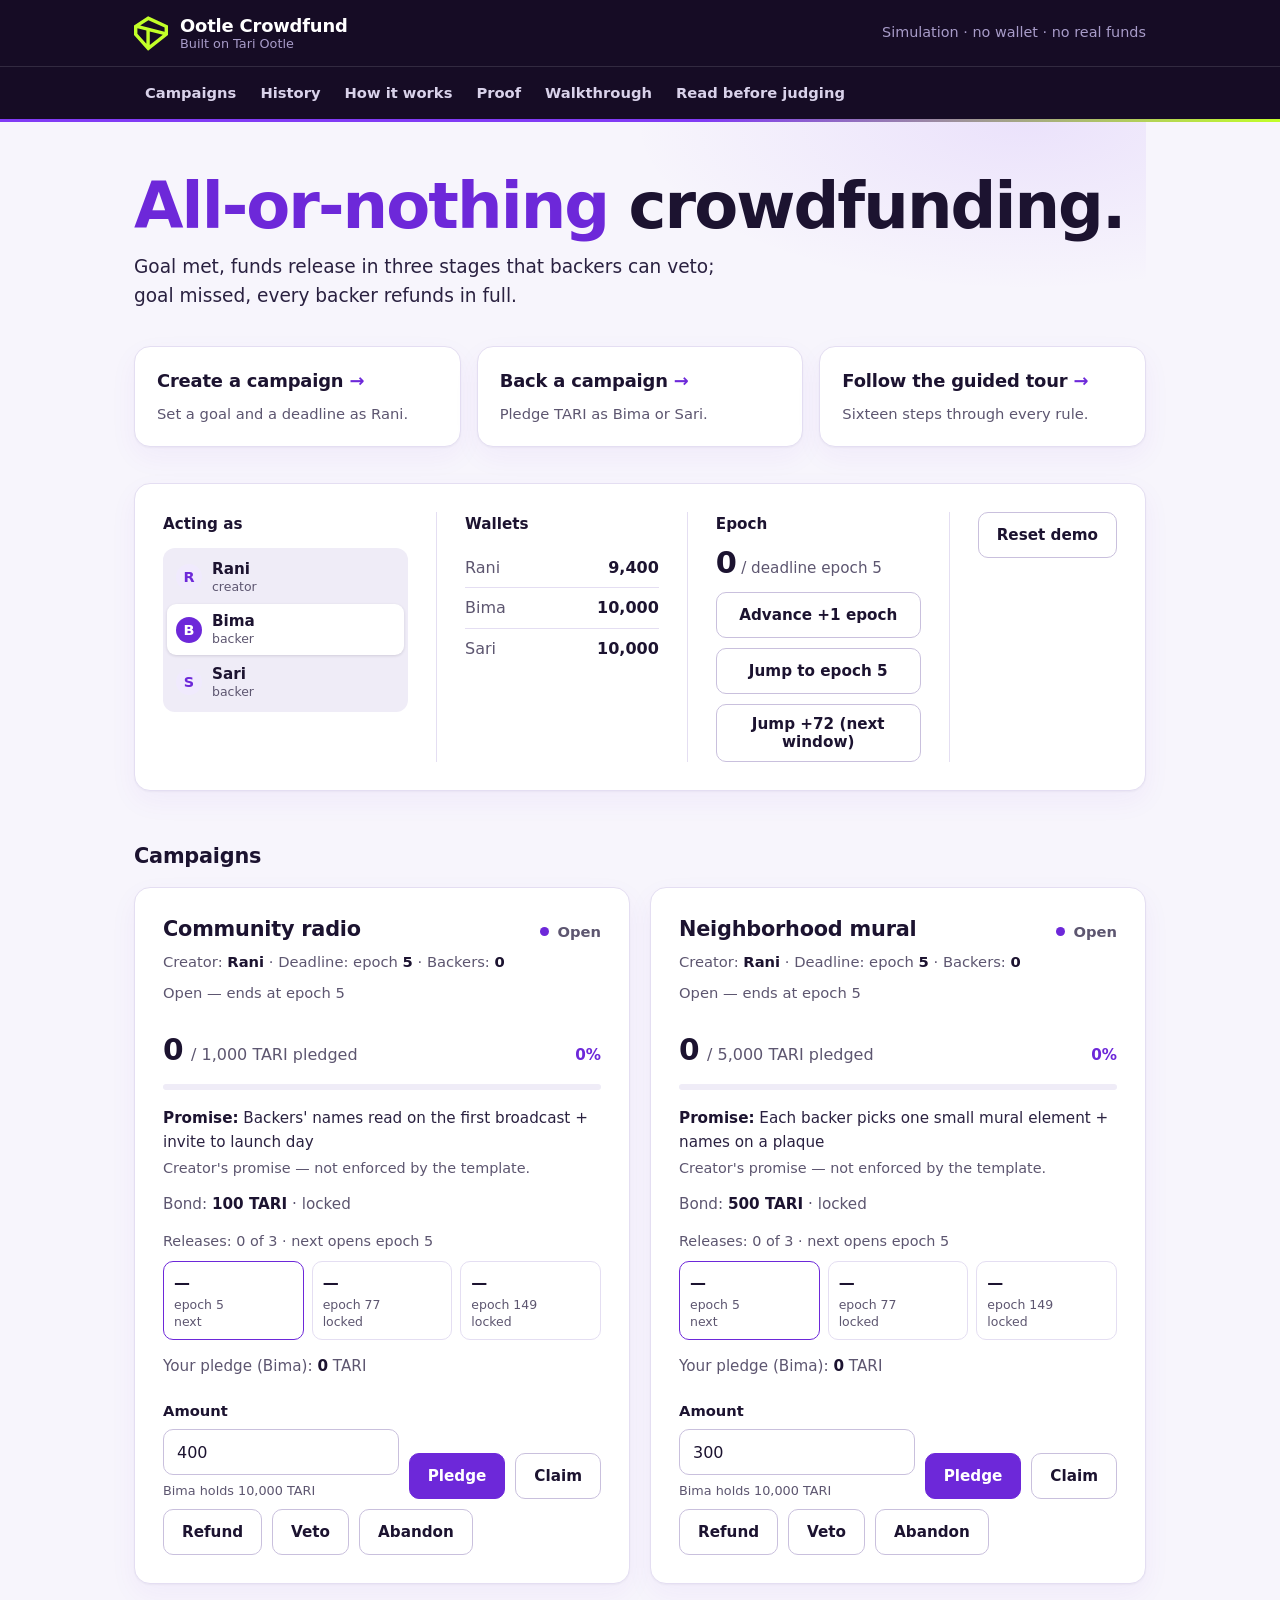
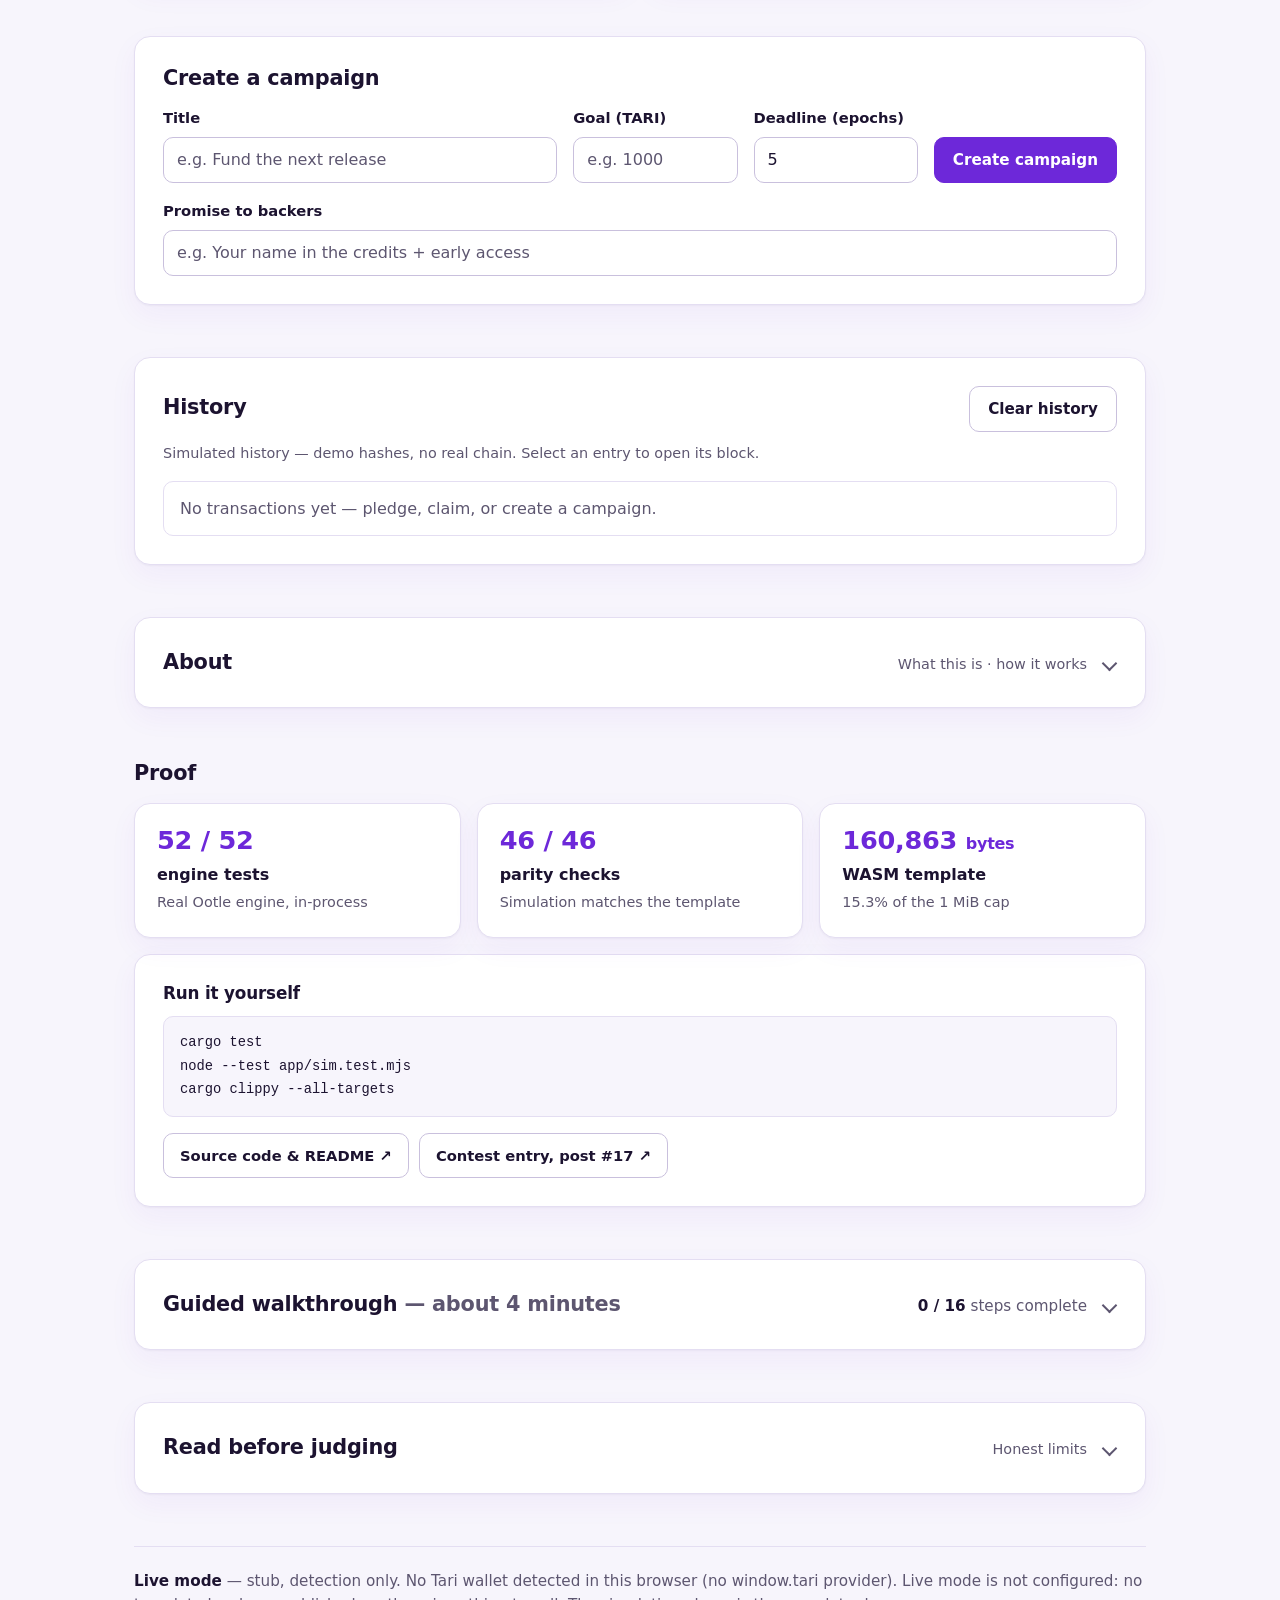
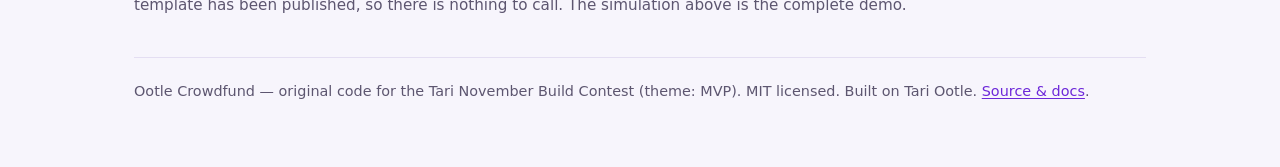
<file: index.html>
<!DOCTYPE html>
<html lang="en">
<head>
<meta charset="utf-8">
<meta name="viewport" content="width=device-width, initial-scale=1">
<title>Ootle Crowdfund — all-or-nothing crowdfunding (simulation demo)</title>
<meta name="description" content="All-or-nothing crowdfunding on Tari Ootle: goal met, funds release in three stages that backers can veto; goal missed, every backer refunds in full. Walletless browser simulation of the real Rust template.">
<meta name="theme-color" content="#160c25">
<meta property="og:type" content="website">
<meta property="og:title" content="Ootle Crowdfund — all-or-nothing crowdfunding on Tari Ootle">
<meta property="og:description" content="Goal met, funds release in three stages that backers can veto. Goal missed, every backer refunds in full. Walletless browser simulation of the real Rust template.">
<meta property="og:url" content="https://yogii123-qw.github.io/ootle-crowdfund/">
<meta name="twitter:card" content="summary">
<link rel="canonical" href="https://yogii123-qw.github.io/ootle-crowdfund/">
<noscript><style>#splash{display:none!important}</style></noscript>
<link rel="icon" href="data:image/svg+xml,%3Csvg xmlns='http://www.w3.org/2000/svg' viewBox='0 0 38 38'%3E%3Crect width='38' height='38' rx='9' fill='%23160c25'/%3E%3Cg transform='translate(5.7,5.3) scale(0.72)'%3E%3Cpath d='M0 10.2215V20.6884L15.321 37.7961L37.0481 20.7502V10.2124L15.3902 0.203934L0 10.2215ZM13.4816 30.1765L3.71336 19.2693V13.3381L13.4816 15.8506V30.1765ZM17.195 31.6065V16.804L31.4044 20.4591L17.195 31.6065ZM33.3366 12.5848V17.1224L6.72081 10.2779L15.6958 4.43582L33.3348 12.5867L33.3366 12.5848Z' fill='%23c2ff28'/%3E%3C/g%3E%3C/svg%3E">
<link rel="stylesheet" href="style.css">
</head>
<body>
<a class="skip-link" href="#workspace">Skip to the app</a>
<!-- Official Tari gem mark, defined once and reused via <use>. Path data
     is verbatim from tari.com's production wordmark SVG; the canonical
     vendored copy with full source notes is app/tari-mark.svg. -->
<svg aria-hidden="true" style="position:absolute;width:0;height:0;overflow:hidden">
  <symbol id="tari-gem" viewBox="0 0 37.05 38">
    <path d="M0 10.2215V20.6884L15.321 37.7961L37.0481 20.7502V10.2124L15.3902 0.203934L0 10.2215ZM13.4816 30.1765L3.71336 19.2693V13.3381L13.4816 15.8506V30.1765ZM17.195 31.6065V16.804L31.4044 20.4591L17.195 31.6065ZM33.3366 12.5848V17.1224L6.72081 10.2779L15.6958 4.43582L33.3348 12.5867L33.3366 12.5848Z"/>
  </symbol>
</svg>
<div class="splash" id="splash" aria-hidden="true">
  <div class="splash-inner">
    <svg class="splash-mark" width="84" height="86" aria-hidden="true"><use href="#tari-gem"/></svg>
    <p class="splash-word">Ootle Crowdfund</p>
    <span class="splash-rule" aria-hidden="true"></span>
    <p class="splash-sub">Built on Tari Ootle</p>
  </div>
</div>
<header class="topbar">
  <div class="wrap topbar-inner">
    <p class="brand">
      <span class="brand-mark" aria-hidden="true">
        <svg width="34" height="35" role="img" aria-label="Tari"><use href="#tari-gem"/></svg>
      </span>
      <span class="brand-text">Ootle Crowdfund<small>Built on Tari Ootle</small></span>
    </p>
    <button type="button" class="menu-btn" id="menu-btn" aria-expanded="false" aria-controls="mobilenav" aria-label="Menu">
      <span aria-hidden="true"></span><span aria-hidden="true"></span><span aria-hidden="true"></span>
    </button>
    <p class="topbar-note">Simulation · no wallet · no real funds</p>
  </div>
  <nav class="mainnav" aria-label="Sections">
    <div class="wrap mainnav-inner">
      <a href="#workspace" data-nav>Campaigns</a>
      <a href="#history-section" data-nav>History</a>
      <a href="#about" data-nav>How it works</a>
      <a href="#proof" data-nav>Proof</a>
      <a href="#walkthrough" data-nav>Walkthrough</a>
      <a href="#limits" data-nav>Read before judging</a>
    </div>
  </nav>
  <nav class="mobilenav" id="mobilenav" aria-label="Sections">
    <a href="#workspace" data-nav>Campaigns</a>
    <a href="#history-section" data-nav>History</a>
    <a href="#about" data-nav>How it works</a>
    <a href="#proof" data-nav>Proof</a>
    <a href="#walkthrough" data-nav>Walkthrough</a>
    <a href="#limits" data-nav>Read before judging</a>
  </nav>
  <div class="motif" aria-hidden="true"></div>
</header>

<main class="wrap">
  <noscript><p class="noscript">This demo needs JavaScript: the simulation, wallets, and walkthrough all run in your browser. Nothing is sent anywhere.</p></noscript>
  <section class="intro">
    <h1><span class="accent-word">All-or-nothing</span> crowdfunding.</h1>
    <p class="lede">Goal met, funds release in three stages that backers can veto; goal missed, every backer refunds in full.</p>
  </section>

  <nav class="entry-cards" aria-label="Choose your path">
    <button type="button" class="entry-card" data-path="create">
      <span class="entry-title">Create a campaign <span class="entry-arrow" aria-hidden="true">→</span></span>
      <span class="entry-sub">Set a goal and a deadline as Rani.</span>
    </button>
    <button type="button" class="entry-card" data-path="back">
      <span class="entry-title">Back a campaign <span class="entry-arrow" aria-hidden="true">→</span></span>
      <span class="entry-sub">Pledge TARI as Bima or Sari.</span>
    </button>
    <button type="button" class="entry-card" data-path="tour">
      <span class="entry-title">Follow the guided tour <span class="entry-arrow" aria-hidden="true">→</span></span>
      <span class="entry-sub">Sixteen steps through every rule.</span>
    </button>
  </nav>

  <section class="card workspace" id="workspace" tabindex="-1" aria-label="Demo controls">
    <div class="ws-group">
      <p class="ws-label">Acting as</p>
      <div class="row persona-row" role="group" aria-label="Active persona">
        <button type="button" class="persona-btn" data-persona="rani"><span class="avatar" aria-hidden="true">R</span><span class="persona-label">Rani<small>creator</small></span></button>
        <button type="button" class="persona-btn" data-persona="bima"><span class="avatar" aria-hidden="true">B</span><span class="persona-label">Bima<small>backer</small></span></button>
        <button type="button" class="persona-btn" data-persona="sari"><span class="avatar" aria-hidden="true">S</span><span class="persona-label">Sari<small>backer</small></span></button>
      </div>
    </div>
    <div class="ws-group">
      <p class="ws-label">Wallets</p>
      <ul class="wallets">
        <li><span class="wallet-name">Rani</span><strong id="balance-rani">9,400</strong></li>
        <li><span class="wallet-name">Bima</span><strong id="balance-bima">10,000</strong></li>
        <li><span class="wallet-name">Sari</span><strong id="balance-sari">10,000</strong></li>
      </ul>
    </div>
    <div class="ws-group">
      <p class="ws-label">Epoch</p>
      <p class="epoch-line"><strong id="epoch-display">0</strong><span class="muted"> / deadline epoch 5</span></p>
      <div class="row epoch-actions">
        <button id="epoch-plus-1" type="button">Advance +1 epoch</button>
        <button id="epoch-to-deadline" type="button">Jump to epoch 5</button>
        <button id="epoch-plus-72" type="button">Jump +72 (next window)</button>
      </div>
    </div>
    <div class="ws-group ws-reset">
      <button id="reset-demo" type="button">Reset demo</button>
    </div>
  </section>

  <section class="campaigns-section" id="campaigns-section">
    <div class="section-head">
      <h2>Campaigns</h2>
    </div>
    <div id="campaigns" class="campaign-grid"></div>
  </section>

  <section class="card create" id="create">
    <h2>Create a campaign</h2>
    <form id="create-form">
      <label class="field-title">Title
        <input id="new-title" type="text" maxlength="120" required placeholder="e.g. Fund the next release">
      </label>
      <label>Goal (TARI)
        <input id="new-goal" type="text" inputmode="numeric" required placeholder="e.g. 1000">
      </label>
      <label>Deadline (epochs)
        <input id="new-deadline" type="number" min="1" max="1000" value="5" required>
      </label>
      <label class="field-promise">Promise to backers
        <input id="new-promise" type="text" maxlength="280" required placeholder="e.g. Your name in the credits + early access">
      </label>
      <button type="submit" class="btn-primary">Create campaign</button>
      <p id="bond-hint" class="bond-hint" hidden></p>
      <p id="goal-hint" class="goal-hint" hidden></p>
    </form>
    <p id="create-error" class="error" role="alert" hidden></p>
  </section>

  <section class="card history-card" id="history-section">
    <div class="section-head">
      <h2>History</h2>
      <button id="clear-history" type="button">Clear history</button>
    </div>
    <p class="muted small history-note">Simulated history — demo hashes, no real chain. Select an entry to open its block.</p>
    <ol id="history" class="history" aria-live="polite"></ol>
  </section>

  <details class="card disclosure" id="about">
    <summary>
      <span class="summary-title">About</span>
      <span class="muted small">What this is · how it works</span>
    </summary>
    <h3>What this page is</h3>
    <p>This page runs a faithful in-browser simulation of the
    <code>CrowdfundCampaign</code> Rust template — same rules, same rejection messages.
    Nothing here touches a network or a wallet.</p>

    <h3>How it works</h3>
    <ul class="detail-list how-grid">
      <li><strong>One campaign = one component.</strong> <code>new(title, promise, goal, deadline_epoch, bond)</code> opens it; the caller becomes the creator and locks a bond of <code>max(goal / 10, 100)</code> in its own vault.</li>
      <li><strong>Promise on the record.</strong> The creator's promise — what backers get — is stored on-chain and shown on the card, labeled as the creator's promise. The template does not enforce it; the bond and the veto are the enforcement.</li>
      <li><strong>Escrow vault.</strong> <code>pledge(bucket)</code> deposits TARI into the campaign vault and records the backer in a ledger. Pledges accumulate; overfunding is allowed.</li>
      <li><strong>Epoch deadline.</strong> Pledges are accepted while <code>current_epoch &lt; deadline_epoch</code>. At <code>current_epoch &gt;= deadline_epoch</code> the campaign settles — the boundary is tested both ways. Funding stays all-or-nothing: goal missed → every backer refunds in full, once.</li>
      <li><strong>Staged release.</strong> Goal met → <code>claim()</code> pays one tranche per call: three equal thirds of the total pledged, at gates <code>deadline + 0, 72, 144</code> epochs. No single release dominates.</li>
      <li><strong>Backer veto.</strong> From the deadline until each release, any backer may <code>veto()</code>. Votes are pledge-weighted; strictly more than half freezes the rest, and refunds pay pro-rata shares of what remains plus shares of the forfeited bond. The tally resets on each release.</li>
      <li><strong>Abandonment.</strong> If the creator claims nothing for 72 epochs past a gate, anyone may call <code>abandon()</code> — same refund path as a veto, bond included.</li>
      <li><strong>Events.</strong> <code>CampaignCreated</code>, <code>Pledged</code>, <code>Funded</code> (once, when the goal is first reached), <code>TrancheReleased</code>, <code>CampaignCompleted</code>, <code>VetoCast</code>, <code>VetoSucceeded</code>, <code>Abandoned</code>, <code>BondForfeited</code>, <code>BondReturned</code>, <code>Refunded</code> — indexable by explorers.</li>
      <li><strong>Access rules.</strong> Methods are callable by anyone; authorization is enforced in code by comparing the transaction signer to the recorded creator/pledge keys. The template creates no resource, so there are no owner-bypassable resource rules.</li>
    </ul>

    <h3>Live mode</h3>
    <p>What live mode would need: a published template address on Esmeralda/mainnet, the
    <code>window.tari</code> provider (Sapient extension or Tari Universe web wallet), and indexer reads for
    campaign discovery. None of that is configured here, so this demo stays in simulation. The stub code
    in <code>live.js</code> only detects a wallet and reports status — it never prompts, never signs, and
    never submits a transaction.</p>

    <p class="muted small">Build and test commands, stretch ideas, and the full honest-limits list live in the
    <a href="https://github.com/Yogii123-qw/ootle-crowdfund">README</a>.</p>
  </details>

  <section class="proof-section" id="proof" aria-label="Proof">
    <div class="section-head">
      <h2>Proof</h2>
    </div>
    <div class="proof-grid">
      <div class="proof-card">
        <p class="proof-num">52 / 52</p>
        <p class="proof-label">engine tests</p>
        <p class="proof-sub muted small">Real Ootle engine, in-process</p>
      </div>
      <div class="proof-card">
        <p class="proof-num">46 / 46</p>
        <p class="proof-label">parity checks</p>
        <p class="proof-sub muted small">Simulation matches the template</p>
      </div>
      <div class="proof-card">
        <p class="proof-num">160,863 <span class="proof-unit">bytes</span></p>
        <p class="proof-label">WASM template</p>
        <p class="proof-sub muted small">15.3% of the 1 MiB cap</p>
      </div>
    </div>
    <div class="card proof-commands">
      <h3>Run it yourself</h3>
      <pre><code>cargo test
node --test app/sim.test.mjs
cargo clippy --all-targets</code></pre>
      <p class="proof-links">
        <a href="https://github.com/Yogii123-qw/ootle-crowdfund">Source code &amp; README ↗</a>
        <a href="https://community.tari.com/t/november-build-contest-thread-mvp/520/17">Contest entry, post #17 ↗</a>
      </p>
    </div>
  </section>

  <details class="card disclosure" id="walkthrough">
    <summary>
      <span class="summary-title">Guided walkthrough <span class="muted">— about 4 minutes</span></span>
      <span class="steps-progress"><span id="walkthrough-count">0 / 16</span> steps complete</span>
    </summary>
    <p>Sixteen steps. Each ticks itself off as you do it — including the rejections.</p>
    <ol class="steps">
      <li data-step="pledge-bima">Pledge <strong>400</strong> as <strong>Bima</strong> on <em>Community radio</em>.</li>
      <li data-step="pledge-sari">Switch to <strong>Sari</strong> and pledge <strong>600</strong> on <em>Community radio</em> — the goal fills and the <code>Funded</code> event fires.</li>
      <li data-step="pledge-mural">Pledge <strong>300</strong> as <strong>Bima</strong> on <em>Neighborhood mural</em>. Do this <em>before</em> advancing time: pledges close at the deadline. This campaign will miss its goal — that is what makes the refund steps below possible.</li>
      <li data-step="early-claim">Switch to <strong>Rani</strong> and try <strong>Claim</strong> before the deadline — it must be <em>rejected</em> (too early).</li>
      <li data-step="create-promise">As <strong>Rani</strong>, create <em>Rooftop garden</em>: goal <strong>900</strong>, promise “Backers get a name on the garden gate + first harvest share.”, deadline <strong>5</strong> epochs. Note the <strong>100 TARI</strong> bond — it leaves Rani's wallet at creation.</li>
      <li data-step="fund-created">Fund <em>Rooftop garden</em>: pledge <strong>600</strong> as <strong>Bima</strong>, then <strong>300</strong> as <strong>Sari</strong>.</li>
      <li data-step="advance">Advance the epoch to <strong>5</strong> (the deadline).</li>
      <li data-step="claim">Claim <em>Community radio</em> as <strong>Rani</strong> — tranche 1 of 3 pays out (333 of 1,000).</li>
      <li data-step="veto-fails">As <strong>Bima</strong>, <strong>Veto</strong> <em>Community radio</em> — 400 of 1,000 is under half, so the veto fails. The tally stays visible; the campaign continues.</li>
      <li data-step="claim-tranche-2">Jump <strong>+72</strong> to epoch 77, then claim tranche 2 as <strong>Rani</strong>. The veto tally resets on release.</li>
      <li data-step="veto-succeeds"><strong>Veto</strong> as <strong>Bima</strong>, then as <strong>Sari</strong> — together over half, so the veto succeeds and the rest freezes.</li>
      <li data-step="refund-bond-share">As <strong>Bima</strong>, <strong>Refund</strong> <em>Community radio</em> — a pro-rata share of what remains, plus a share of the forfeited bond.</li>
      <li data-step="refund">Switch to <strong>Bima</strong> and <strong>Refund</strong> <em>Neighborhood mural</em> — full repayment.</li>
      <li data-step="double-refund">Refund the same pledge again — it must be <em>rejected</em> (double refund).</li>
      <li data-step="complete-bond">Finish <em>Rooftop garden</em> as <strong>Rani</strong>: claim tranche 1, jump <strong>+72</strong>, claim tranche 2, jump <strong>+72</strong>, claim tranche 3 — then <strong>Claim bond</strong>.</li>
      <li data-step="refund-after-success">Try refunding <em>Rooftop garden</em> — it must be <em>rejected</em> (refunds closed after completion).</li>
    </ol>
  </details>

  <details class="card disclosure limits" id="limits">
    <summary>
      <span class="summary-title">Read before judging</span>
      <span class="muted small">Honest limits</span>
    </summary>
    <ul class="detail-list">
      <li><strong>This page is a simulation.</strong> No template has been published to Esmeralda or mainnet, and no on-chain state exists. The simulation mirrors the template rules and is parity-tested (<code>node --test app/sim.test.mjs</code>); the template rules are proven against the real engine (<code>cargo test</code>, 52 tests).</li>
      <li><strong>The promise is not enforced.</strong> The promise text is the creator's words, stored on-chain and labeled as such. The template cannot check whether a radio station was built. Backers judge the promise; the veto is their enforcement tool.</li>
      <li><strong>Released funds cannot be recovered.</strong> No code can force a human to work or claw back a released tranche. A creator who takes tranche 1 and vanishes keeps tranche 1. What the mechanism guarantees is bounded loss: unreleased funds stay under backer control, and the bond compensates backers on veto or abandonment.</li>
      <li><strong>Majority apathy rules.</strong> A veto needs strictly more than 50% of pledged value. If most backers never act, releases proceed. Apathy is consent — that is the stated rule, not a hidden flaw.</li>
      <li><strong>The bond prices dishonesty; it does not prevent it.</strong> A wealthy bad actor can afford to lose bonds. The bond raises the cost of every attempt and makes mass scam campaigns unprofitable at small scales; it is not a guarantee of good behavior.</li>
      <li><strong>Parameters are protocol constants</strong> — 3 tranches, 72-epoch windows, 10% bond with a 100 floor — chosen and justified in the spec, not tuned to live TARI prices or real campaign data. A production deployment would revisit them with real usage data.</li>
      <li><strong>Pledge amounts are public.</strong> Vault-based accounting means anyone can read who pledged how much. That is a deliberate design choice, not an oversight. Hiding amounts would need a confidential/stealth design and is out of scope.</li>
      <li><strong>Live mode is not wired up.</strong> The section below detects a Tari wallet but cannot transact: no template address is published, so there is nothing to call. It will honestly say so. Never trust a demo that claims a live path it cannot show.</li>
      <li><strong>Epochs are coarse on real networks</strong> (~20 min mainnet, ~1 h Esmeralda), so real veto windows last a day or more. The demo's epoch control exists only to make the story judgeable in minutes.</li>
    </ul>
  </details>

  <section class="live" id="live">
    <p><strong>Live mode</strong> <span class="muted">— stub, detection only.</span> <span id="live-status">Checking for a Tari wallet…</span></p>
  </section>

  <footer class="muted small">
    <p>Ootle Crowdfund — original code for the Tari November Build Contest (theme: MVP). MIT licensed. Built on Tari Ootle. <a href="https://github.com/Yogii123-qw/ootle-crowdfund">Source &amp; docs</a>.</p>
  </footer>
</main>

<div class="modal-backdrop" id="block-modal" hidden>
  <div class="modal-card" role="dialog" aria-modal="true" aria-labelledby="block-title">
    <div class="modal-head">
      <h2 id="block-title">Block</h2>
      <button type="button" class="modal-close" id="block-close" aria-label="Close block details">×</button>
    </div>
    <p class="muted small modal-honest">Simulated block — demo data, no real chain.</p>
    <div id="block-detail"></div>
  </div>
</div>

<script type="module" src="app.js"></script>
<script>
/* Page chrome: splash screen, mobile menu, nav behavior, entry cards.
 * None of this touches demo logic (app.js / sim.js / live.js own that);
 * the entry cards drive the demo only through real clicks on the
 * existing persona buttons. */
(function () {
  /* Splash: brief identity moment, then fully removed. Reduced motion
   * skips it entirely; a hard timeout guarantees it can never trap
   * the page. */
  var splash = document.getElementById("splash");
  if (splash) {
    var remove = function () { if (splash.parentNode) splash.parentNode.removeChild(splash); };
    if (window.matchMedia("(prefers-reduced-motion: reduce)").matches) { remove(); }
    else {
      var hide = function () {
        splash.classList.add("splash-hidden");
        setTimeout(remove, 500);
      };
      if (document.readyState === "complete") { setTimeout(hide, 900); }
      else { window.addEventListener("load", function () { setTimeout(hide, 900); }); }
      setTimeout(remove, 3000);
    }
  }

  /* Mobile menu: toggle panel, Escape closes, choosing a section
   * closes the panel. */
  var menuBtn = document.getElementById("menu-btn");
  var mobileNav = document.getElementById("mobilenav");
  function setMenu(open) {
    mobileNav.classList.toggle("open", open);
    menuBtn.setAttribute("aria-expanded", open ? "true" : "false");
    menuBtn.classList.toggle("is-open", open);
  }
  menuBtn.addEventListener("click", function () {
    setMenu(!mobileNav.classList.contains("open"));
  });
  document.addEventListener("keydown", function (e) {
    if (e.key === "Escape") setMenu(false);
  });

  /* Nav links: collapsed destinations open before the anchor jump, so
   * the user lands on open content; the mobile panel closes. */
  document.querySelectorAll("[data-nav]").forEach(function (link) {
    link.addEventListener("click", function () {
      var target = document.querySelector(link.getAttribute("href"));
      if (target && target.tagName === "DETAILS") target.open = true;
      setMenu(false);
    });
  });

  /* Entry cards: real routing. Persona paths click the existing
   * persona buttons (the demo's own handlers run); the tour opens
   * the walkthrough. Every card scrolls its destination into view. */
  var paths = {
    create: { persona: "rani", target: "#create" },
    back: { persona: "bima", target: "#campaigns-section" },
    tour: { target: "#walkthrough", open: true }
  };
  document.querySelectorAll(".entry-card").forEach(function (card) {
    card.addEventListener("click", function () {
      var p = paths[card.dataset.path];
      if (!p) return;
      if (p.persona) {
        var btn = document.querySelector('.persona-btn[data-persona="' + p.persona + '"]');
        if (btn) btn.click();
      }
      var el = document.querySelector(p.target);
      if (!el) return;
      if (p.open && el.tagName === "DETAILS") el.open = true;
      el.scrollIntoView({ behavior: "smooth", block: "start" });
    });
  });
})();
</script>
</body>
</html>
</file>
<file: style.css>
/* Ootle Crowdfund demo — visual layer, third pass.
 *
 * TARI IDENTITY, verified from official sources (2026-11-15):
 * - The gem/"T" mark is the official Tari design mark: path data copied
 *   verbatim and unaltered from the wordmark SVG served by tari.com
 *   itself (viewBox 0 0 121 38), rendered in Tari lime on Tari
 *   violet-black — the exact treatment of tari.com/favicon.png.
 * - Tari violet #813BF5 appears in tari.com source; the Ootle docs
 *   (ootle.tari.com, Starlight theme) use #8158F5. The accent ramp
 *   below is darkened from that violet only where WCAG AA demands it.
 * - Tari lime #c2ff28 and violet-black #160c25 are the two dominant
 *   colors of the official favicon, measured from the file itself.
 * Descriptive use only: the mark sits beside "Built on Tari Ootle"
 * and never pretends this demo IS Tari. The layout, copy, and
 * composition are our own — no other entry's design is copied.
 *
 * The page is an APP, not a document: brand bar, one short headline,
 * the workspace, campaigns, history, walkthrough. Explanation lives in
 * the collapsed "About" section; judging notes live separately in
 * the collapsed "Read before judging" section.
 * No external assets; the page works fully offline. All class/id
 * hooks used by app.js are preserved; this file only changes how
 * things look, never what they do.
 *
 * Contrast (WCAG AA, verified by script against the shipped CSS):
 * every text/background pair below exceeds 4.5:1, including white
 * on the accent button (7.10:1) and the lime mark on the dark bar
 * (15.83:1, decorative). */

:root {
  --bar: #160c25;
  --lime: #c2ff28;
  --violet: #813bf5;
  --paper: #f7f5fc;
  --surface: #ffffff;
  --surface-2: #efecf7;
  --ink: #1c1330;
  --text: #2a2140;
  --secondary: #5d5670;
  --bar-secondary: #a89cc9;
  --line: #e4def2;
  --line-strong: #c9c0dd;
  --accent: #6d28d9;
  --accent-deep: #5b21b6;
  --accent-soft: #f0eafd;
  --ok: #1f7a54;
  --warn: #8a6100;
  --bad: #b3382e;
  --error-bg: #fbeeea;
  --error-line: #ecc9bf;
  --error-text: #8f2f22;
  --radius: 16px;
  --radius-sm: 10px;
  --font: system-ui, -apple-system, "Segoe UI", Roboto, "Helvetica Neue", Arial, sans-serif;
  --mono: ui-monospace, "SF Mono", "Cascadia Mono", Menlo, Consolas, monospace;
}

* { box-sizing: border-box; }

html { scroll-behavior: smooth; }

body {
  margin: 0;
  font-family: var(--font);
  background: var(--paper);
  color: var(--text);
  font-size: 16px;
  line-height: 1.6;
  -webkit-font-smoothing: antialiased;
}

::selection { background: var(--accent-soft); }

/* Skip link: invisible until keyboard-focused, then a clear target. */
.skip-link {
  position: absolute;
  left: 16px;
  top: -60px;
  z-index: 200;
  background: var(--bar);
  color: #fff;
  padding: 10px 16px;
  border-radius: var(--radius-sm);
  font-weight: 600;
  text-decoration: none;
  transition: top 150ms ease;
}
.skip-link:focus { top: 12px; color: #fff; }

/* Honest no-JS notice (only rendered when scripts are off). */
.noscript {
  margin: 24px 0 0;
  padding: 12px 16px;
  border: 1px solid var(--line-strong);
  border-left: 3px solid var(--accent);
  border-radius: var(--radius-sm);
  background: var(--surface);
  color: var(--text);
}

.wrap { max-width: 1060px; margin: 0 auto; padding: 0 24px; }
main.wrap { padding-bottom: 64px; }

/* ---------- Typography ---------- */

h1 {
  margin: 0 0 14px;
  font-size: clamp(2.6rem, 6vw, 4rem);
  line-height: 1.02;
  letter-spacing: -0.03em;
  font-weight: 800;
  color: var(--ink);
}
h1 .accent-word { color: var(--accent); }
h2 { margin: 0 0 6px; font-size: 1.3rem; line-height: 1.3; letter-spacing: -0.01em; color: var(--ink); }
h3 { margin: 0; font-size: 1.3rem; line-height: 1.3; letter-spacing: -0.01em; color: var(--ink); }

.muted { color: var(--secondary); }
.small { font-size: 0.9rem; }

code {
  font-family: var(--mono);
  background: var(--surface-2);
  color: var(--ink);
  padding: 1px 6px;
  border-radius: 6px;
  font-size: 0.86em;
  overflow-wrap: anywhere;
}

a { color: var(--accent); text-underline-offset: 2px; }
a:hover { color: var(--accent-deep); }

.section-head {
  display: flex;
  align-items: baseline;
  justify-content: space-between;
  gap: 16px;
  flex-wrap: wrap;
  margin-bottom: 16px;
}
.section-head h2 { margin-bottom: 0; }
.section-head p { margin: 0; }

/* ---------- Splash screen ---------- */

/* Brief identity moment on load (pattern only — the mark and wordmark
 * are our own + Tari identity, never another app's). Removed from the
 * DOM after the fade; it can never intercept input. */
.splash {
  position: fixed;
  inset: 0;
  z-index: 100;
  display: grid;
  place-items: center;
  background: var(--paper);
  transition: opacity 450ms ease;
}
.splash-hidden { opacity: 0; pointer-events: none; }
.splash-inner {
  display: grid;
  justify-items: center;
  gap: 0;
  padding: 24px;
  animation: splash-in 450ms ease both;
}
@keyframes splash-in {
  from { opacity: 0; transform: translateY(10px); }
  to { opacity: 1; transform: translateY(0); }
}
.splash-mark { line-height: 0; fill: var(--violet); display: block; }
.splash-word {
  margin: 24px 0 0;
  font-size: 1.8rem;
  font-weight: 800;
  letter-spacing: -0.02em;
  line-height: 1.15;
  color: var(--ink);
  text-align: center;
}
.splash-rule {
  width: 48px;
  height: 3px;
  margin-top: 16px;
  border-radius: 999px;
  background: linear-gradient(90deg, var(--violet), var(--lime));
}
.splash-sub { margin: 12px 0 0; color: var(--secondary); font-size: 0.95rem; }

/* ---------- Top bar + navigation ---------- */

/* Sticky app header: brand lockup, section nav, and the honest
 * simulation note stay reachable while scrolling. */
.topbar {
  background: var(--bar);
  position: sticky;
  top: 0;
  z-index: 50;
}
.topbar-inner {
  display: flex;
  align-items: center;
  justify-content: space-between;
  gap: 12px 20px;
  min-height: 66px;
  flex-wrap: wrap;
  padding-top: 10px;
  padding-bottom: 10px;
}
.brand {
  margin: 0;
  display: flex;
  align-items: center;
  gap: 12px;
  color: #fff;
}
.brand-mark { line-height: 0; flex: none; }
.brand-mark svg { fill: var(--lime); display: block; }
.brand-text {
  display: grid;
  line-height: 1.2;
  font-size: 1.12rem;
  font-weight: 650;
  letter-spacing: -0.01em;
}
.brand-text small {
  font-size: 0.8rem;
  font-weight: 400;
  color: var(--bar-secondary);
  letter-spacing: 0;
}
.topbar-note { margin: 0; font-size: 0.9rem; color: var(--bar-secondary); }

/* Desktop section nav: a second row inside the sticky bar, so six
 * honest section links fit without crowding the brand lockup. */
.mainnav { border-top: 1px solid rgba(255, 255, 255, 0.12); }
.mainnav-inner { display: flex; gap: 2px; flex-wrap: wrap; padding-top: 6px; padding-bottom: 6px; }
.mainnav a {
  color: #d9d2ea;
  text-decoration: none;
  font-size: 0.92rem;
  font-weight: 600;
  padding: 8px 11px;
  border-radius: 8px;
  white-space: nowrap;
}
.mainnav a:hover { color: #fff; background: rgba(255, 255, 255, 0.08); }
.mainnav a:focus-visible, .menu-btn:focus-visible, .mobilenav a:focus-visible {
  outline: 2px solid var(--lime);
  outline-offset: 2px;
}

/* Mobile menu button: hamburger that morphs into an X. Hidden on
 * wide screens; the panel below only exists under the breakpoint. */
.menu-btn {
  display: none;
  width: 46px;
  height: 46px;
  min-height: 46px;
  padding: 0;
  background: transparent;
  border: 1px solid rgba(255, 255, 255, 0.25);
  border-radius: var(--radius-sm);
  flex-direction: column;
  align-items: center;
  justify-content: center;
  gap: 5px;
}
.menu-btn:hover:not(:disabled) { background: rgba(255, 255, 255, 0.08); border-color: rgba(255, 255, 255, 0.4); }
.menu-btn span {
  display: block;
  width: 20px;
  height: 2px;
  border-radius: 2px;
  background: #fff;
  transition: transform 160ms ease, opacity 120ms ease;
}
.menu-btn.is-open span:nth-child(1) { transform: translateY(7px) rotate(45deg); }
.menu-btn.is-open span:nth-child(2) { opacity: 0; }
.menu-btn.is-open span:nth-child(3) { transform: translateY(-7px) rotate(-45deg); }

.mobilenav {
  display: none;
  position: absolute;
  top: 100%;
  left: 0;
  right: 0;
  background: var(--bar);
  border-top: 1px solid rgba(255, 255, 255, 0.12);
  box-shadow: 0 18px 30px rgba(0, 0, 0, 0.35);
  z-index: 60;
}
.mobilenav.open { display: block; }
.mobilenav a {
  display: block;
  padding: 15px 24px;
  color: #fff;
  text-decoration: none;
  font-size: 1.05rem;
  font-weight: 600;
  border-bottom: 1px solid rgba(255, 255, 255, 0.10);
}
.mobilenav a:last-child { border-bottom: none; }
.mobilenav a:hover { background: rgba(255, 255, 255, 0.06); }

/* Restrained Tari motif: one 3px violet-to-lime hairline under the bar. */
.motif {
  height: 3px;
  background: linear-gradient(90deg, var(--violet) 0%, var(--violet) 55%, var(--lime) 100%);
}

/* ---------- Intro ---------- */

.intro {
  padding: 52px 0 4px;
  background: radial-gradient(560px 240px at 88% 0%, rgba(129, 59, 245, 0.10), rgba(129, 59, 245, 0) 70%);
}
.lede { max-width: 52ch; font-size: 1.16rem; line-height: 1.55; margin: 0; color: var(--text); }

/* Anchor destinations clear the sticky header (two rows on desktop). */
section, details { scroll-margin-top: 130px; }

/* ---------- Entry cards ---------- */

/* First-paint routing: one bold line, one quiet subline, an arrow.
 * Each card does something real (see the page script). */
.entry-cards {
  display: grid;
  grid-template-columns: repeat(3, 1fr);
  gap: 16px;
  margin: 32px 0 0;
}
.entry-card {
  display: grid;
  gap: 6px;
  text-align: left;
  background: var(--surface);
  border: 1px solid var(--line);
  border-radius: var(--radius);
  padding: 20px 22px;
  min-height: 0;
  box-shadow: 0 1px 2px rgba(28, 19, 48, 0.04), 0 10px 28px rgba(109, 40, 217, 0.05);
  cursor: pointer;
  font: inherit;
}
.entry-card:hover:not(:disabled) { background: var(--surface); border-color: var(--accent); }
.entry-card:active:not(:disabled) { background: var(--surface-2); }
.entry-title { font-size: 1.12rem; font-weight: 700; letter-spacing: -0.01em; color: var(--ink); }
.entry-arrow { color: var(--accent); display: inline-block; transition: transform 150ms ease; }
.entry-card:hover .entry-arrow { transform: translateX(4px); }
.entry-sub { font-size: 0.92rem; font-weight: 400; color: var(--secondary); }

/* ---------- Cards ---------- */

.card {
  background: var(--surface);
  border: 1px solid var(--line);
  border-radius: var(--radius);
  padding: 28px;
  box-shadow: 0 1px 2px rgba(28, 19, 48, 0.04), 0 10px 28px rgba(109, 40, 217, 0.05);
}

/* ---------- Workspace ---------- */

.workspace {
  margin: 36px 0 0;
  display: grid;
  grid-template-columns: 1.1fr 1fr 1.05fr auto;
  gap: 28px;
}
/* Skip-link target: programmatic focus only, no focus ring on the card. */
.workspace:focus { outline: none; }
.ws-group { min-width: 0; }
.ws-group + .ws-group { border-left: 1px solid var(--line); padding-left: 28px; }
.ws-label { margin: 0 0 12px; font-weight: 650; color: var(--ink); font-size: 0.95rem; }

/* Vertical account-switcher list: roomy at every width, one clear
 * active row. Buttons stay .persona-btn with .active + data-persona.
 * (Higher specificity than .row, which sets a horizontal alignment.) */
.workspace .persona-row { gap: 2px; background: var(--surface-2); border-radius: 12px; padding: 4px; display: flex; flex-direction: column; flex-wrap: nowrap; align-items: stretch; }
.persona-btn {
  display: flex;
  align-items: center;
  gap: 10px;
  padding: 8px 12px 8px 9px;
  border: none;
  background: transparent;
  border-radius: 9px;
  min-height: 48px;
  text-align: left;
}
.persona-btn:hover:not(.active) { background: rgba(255, 255, 255, 0.6); }
.persona-btn.active { background: var(--surface); box-shadow: 0 1px 3px rgba(28, 19, 48, 0.14); }
.avatar {
  width: 26px;
  height: 26px;
  border-radius: 50%;
  display: grid;
  place-items: center;
  background: var(--accent-soft);
  color: var(--accent);
  font-weight: 700;
  font-size: 0.9rem;
  flex: none;
}
.persona-btn.active .avatar { background: var(--accent); color: #fff; }
.persona-label { display: grid; line-height: 1.25; font-size: 0.95rem; font-weight: 600; color: var(--ink); }
.persona-label small { color: var(--secondary); font-size: 0.78rem; font-weight: 400; }

.wallets { list-style: none; padding: 0; margin: 0; display: grid; }
.wallets li {
  display: flex;
  justify-content: space-between;
  align-items: baseline;
  gap: 16px;
  padding: 7px 0;
  border-bottom: 1px solid var(--line);
}
.wallets li:last-child { border-bottom: none; }
.wallet-name { color: var(--secondary); }
.wallets strong { font-variant-numeric: tabular-nums; color: var(--ink); }

.epoch-line { margin: 0 0 12px; }
.epoch-line strong {
  font-size: 1.9rem;
  line-height: 1;
  font-weight: 650;
  letter-spacing: -0.02em;
  font-variant-numeric: tabular-nums;
  color: var(--ink);
}
.epoch-line .muted { font-size: 0.95rem; }

.workspace .epoch-actions { flex-direction: column; flex-wrap: nowrap; align-items: stretch; }

.ws-reset { display: flex; flex-direction: column; align-items: flex-start; }

/* ---------- Buttons & inputs ---------- */

.row { display: flex; flex-wrap: wrap; gap: 10px; align-items: end; }

button {
  background: var(--surface);
  color: var(--ink);
  border: 1px solid var(--line-strong);
  border-radius: var(--radius-sm);
  padding: 10px 18px;
  min-height: 46px;
  font-weight: 600;
  cursor: pointer;
  font-size: 0.95rem;
  font-family: inherit;
  transition: background-color 120ms ease, border-color 120ms ease;
}
button:hover:not(:disabled) { background: var(--surface-2); border-color: #a79ec2; }
button:active:not(:disabled) { background: #e6e1f2; }
button:disabled {
  background: var(--surface);
  color: #8a84a0;
  border-color: var(--line);
  cursor: not-allowed;
}
button:focus-visible, input:focus-visible, summary:focus-visible, a:focus-visible {
  outline: 2px solid var(--accent);
  outline-offset: 2px;
}

.btn-primary {
  background: var(--accent);
  border-color: var(--accent);
  color: #fff;
}
.btn-primary:hover:not(:disabled) { background: var(--accent-deep); border-color: var(--accent-deep); }
.btn-primary:active:not(:disabled) { background: var(--accent-deep); }

label { display: grid; gap: 7px; font-size: 0.92rem; font-weight: 600; color: var(--ink); }
input {
  background: #fff;
  color: var(--ink);
  border: 1px solid var(--line-strong);
  border-radius: var(--radius-sm);
  padding: 11px 13px;
  min-height: 46px;
  font-size: 1rem;
  font-family: inherit;
  width: 100%;
}
input::placeholder { color: var(--secondary); }

/* ---------- Campaign cards ---------- */

.campaigns-section { margin: 52px 0 0; }
.campaign-grid { display: grid; grid-template-columns: 1fr 1fr; gap: 20px; }
.campaign { margin: 0; display: flex; flex-direction: column; }

.campaign-head { display: flex; align-items: flex-start; justify-content: space-between; gap: 14px; }
.meta { margin: 7px 0 0; font-size: 0.92rem; }
.meta strong { color: var(--ink); font-variant-numeric: tabular-nums; }

/* Status: a small dot plus plain text. No pill, no fill. The dot color
 * is the only semantic color on the card; the text stays secondary. */
.status {
  flex: none;
  display: flex;
  align-items: center;
  gap: 8px;
  margin: 4px 0 0;
  font-size: 0.92rem;
  font-weight: 600;
  color: var(--secondary);
  white-space: nowrap;
}
.status::before {
  content: "";
  width: 9px;
  height: 9px;
  border-radius: 50%;
  background: var(--secondary);
  flex: none;
}
.status[data-state="open"]::before { background: var(--accent); }
.status[data-state="open-funded"]::before { background: var(--warn); }
.status[data-state="settled-funded"]::before { background: var(--ok); }
.status[data-state="settled-failed"]::before { background: var(--bad); }
.status[data-state="claimed"]::before { background: var(--ok); }
.status[data-state="completed"]::before { background: var(--ok); }
.status[data-state="vetoed"]::before { background: var(--bad); }
.status[data-state="abandoned"]::before { background: var(--warn); }

.status-note { margin: 8px 0 0; font-size: 0.92rem; }

.raised { margin: 22px 0 10px; display: flex; align-items: baseline; gap: 8px; flex-wrap: wrap; }
.raised .total { font-size: 1.85rem; font-weight: 650; letter-spacing: -0.02em; font-variant-numeric: tabular-nums; color: var(--ink); }
.raised-goal { color: var(--secondary); font-variant-numeric: tabular-nums; }
.pct-badge {
  margin-left: auto;
  font-size: 0.95rem;
  font-weight: 650;
  color: var(--accent);
  font-variant-numeric: tabular-nums;
}

.progress {
  height: 6px;
  background: var(--surface-2);
  border-radius: 999px;
  overflow: hidden;
}
.progress-bar {
  height: 100%;
  background: var(--accent);
  border-radius: 999px;
  transition: width 350ms ease;
}

.mine-line { margin: 14px 0 0; font-size: 0.95rem; color: var(--secondary); }
.mine-line strong { color: var(--ink); font-variant-numeric: tabular-nums; }

/* v2 mechanism lines: same quiet secondary voice as .mine-line, no new
 * colors. The promise is the creator's words; the bond line states the
 * locked amount and its state; the veto line shows the live tally. */
.promise { margin: 16px 0 0; font-size: 0.95rem; color: var(--text); overflow-wrap: anywhere; }
.promise-label { font-weight: 650; color: var(--ink); }
.promise-note { margin: 2px 0 0; }
.bond-line { margin: 12px 0 0; font-size: 0.95rem; color: var(--secondary); }
.bond-line strong { color: var(--ink); font-variant-numeric: tabular-nums; }
.veto-line { margin: 12px 0 0; font-size: 0.95rem; color: var(--secondary); }
.veto-line strong { color: var(--ink); font-variant-numeric: tabular-nums; }

/* Tranche progress: one quiet line plus three segments. Segment state
 * is carried by the state word and a restrained fill/border — the text
 * alone states the meaning, color only reinforces it. */
.tranches { margin-top: 14px; }
.tranche-line { margin: 0 0 8px; }
.tranche-segs { display: grid; grid-template-columns: repeat(3, 1fr); gap: 8px; }
.seg {
  border: 1px solid var(--line);
  border-radius: var(--radius-sm);
  padding: 8px 10px;
  display: grid;
  gap: 1px;
  background: var(--surface);
  min-width: 0;
}
.seg-amt { font-weight: 650; color: var(--ink); font-variant-numeric: tabular-nums; }
.seg-meta, .seg-state { font-size: 0.78rem; line-height: 1.35; color: var(--secondary); }
.seg-released { background: var(--accent-soft); border-color: var(--line-strong); }
.seg-pending { border-color: var(--accent); }
.seg-frozen, .seg-closed { background: var(--surface-2); }

.campaign .row { margin-top: 20px; }
/* The label grows into the row's slack so the balance hint below the
 * input stays on one line; the buttons keep their natural width. */
.campaign .row label { flex: 1 0 118px; }
.campaign .row input.amount { width: 100%; }

/* Balance hint under each Amount field: the acting persona's demo
 * balance, shown where the pledge decision is made — the workspace
 * wallets sit far above the cards on mobile. Quiet secondary text;
 * the same pair as .muted on white, already AA-verified. */
.balance-hint {
  font-size: 0.8rem;
  line-height: 1.35;
  font-weight: 400;
  color: var(--secondary);
  font-variant-numeric: tabular-nums;
  white-space: nowrap;
}

.error {
  color: var(--error-text);
  font-weight: 600;
  background: var(--error-bg);
  border: 1px solid var(--error-line);
  border-radius: var(--radius-sm);
  padding: 10px 14px;
  margin: 18px 0 0;
}

/* ---------- Create form ---------- */

.create { margin-top: 52px; }
#create-form {
  display: grid;
  grid-template-columns: 2.4fr 1fr 1fr auto;
  gap: 16px;
  align-items: end;
  margin-top: 14px;
}

/* The promise field spans the full row under title/goal/deadline; the
 * submit button is pinned to the first row so the v1 layout is kept. */
.field-promise { grid-column: 1 / -1; }
#create-form button[type="submit"] { grid-column: 4; grid-row: 1; }

/* Bond hint: same quiet voice as the goal hint. Appears as soon as the
 * goal parses, so the cost of creating is visible before committing. */
.bond-hint {
  grid-column: 1 / -1;
  margin: 0;
  font-size: 0.88rem;
  color: var(--secondary);
}

/* Goal hint: quiet, full-width, never an error. Appears only when the
 * entered goal exceeds the demo wallets' combined balance. */
.goal-hint {
  grid-column: 1 / -1;
  margin: 0;
  font-size: 0.88rem;
  color: var(--secondary);
}

/* ---------- Transaction history ---------- */

/* Designed history list, not a log dump: every simulated action is one
 * row (type, campaign, actor, epoch, deterministic demo hash, outcome).
 * Rows are buttons: selecting one opens the simulated block view.
 * The hashes are deterministic from the simulated call — never random. */
.history-card { margin-top: 52px; }
.history-note { margin: -6px 0 16px; }
.history {
  list-style: none;
  padding: 0;
  margin: 0;
  border: 1px solid var(--line);
  border-radius: var(--radius-sm);
  overflow-y: auto;
  max-height: 340px;
}
/* Empty state: pure CSS, adds no DOM nodes, so the entry count stays honest. */
.history:empty::after {
  content: "No transactions yet — pledge, claim, or create a campaign.";
  display: block;
  padding: 14px 16px;
  color: var(--secondary);
}
.hist-row { border-bottom: 1px solid var(--line); }
.hist-row:last-child { border-bottom: none; }
.hist-entry {
  display: flex;
  align-items: flex-start;
  justify-content: space-between;
  gap: 16px;
  width: 100%;
  padding: 13px 16px;
  border: none;
  border-radius: 0;
  background: var(--surface);
  text-align: left;
  min-height: 0;
  font-weight: 400;
}
.hist-entry:hover:not(:disabled) { background: var(--paper); }
.hist-entry:active:not(:disabled) { background: var(--surface-2); }
.hist-main { display: grid; gap: 3px; min-width: 0; }
.hist-title { font-weight: 650; color: var(--ink); font-size: 0.98rem; }
.hist-meta { font-size: 0.86rem; color: var(--secondary); }
.hist-hash { font-family: var(--mono); font-size: 0.84rem; white-space: nowrap; }
.hist-error { font-size: 0.86rem; color: var(--error-text); overflow-wrap: anywhere; }
.hist-side { display: grid; justify-items: end; gap: 3px; flex: none; }
.hist-amount { font-weight: 650; color: var(--ink); font-variant-numeric: tabular-nums; white-space: nowrap; }
.hist-status { font-size: 0.86rem; font-weight: 650; white-space: nowrap; }
.hist-ok .hist-status { color: var(--ok); }
.hist-reject .hist-status, .hist-reject .hist-amount { color: var(--bad); }

/* ---------- Simulated block view ---------- */

/* In-app explorer detail: the epoch is the block-height analog, the
 * block hash is derived deterministically from the epoch's entries.
 * Simulated only — never linked to any real external explorer. */
body.modal-open { overflow: hidden; }
.modal-backdrop {
  position: fixed;
  inset: 0;
  z-index: 80;
  display: grid;
  place-items: center;
  padding: 24px 16px;
  background: rgba(22, 12, 37, 0.55);
}
.modal-backdrop[hidden] { display: none; }
.modal-card {
  width: min(640px, 100%);
  max-height: calc(100dvh - 48px);
  overflow-y: auto;
  background: var(--surface);
  border: 1px solid var(--line);
  border-radius: var(--radius);
  padding: 24px;
  box-shadow: 0 24px 60px rgba(0, 0, 0, 0.35);
}
.modal-head { display: flex; justify-content: space-between; align-items: flex-start; gap: 16px; }
.modal-head h2 { margin: 0; font-size: 1.4rem; }
.modal-close {
  flex: none;
  width: 46px;
  height: 46px;
  min-height: 46px;
  padding: 0;
  font-size: 1.5rem;
  line-height: 1;
  display: grid;
  place-items: center;
}
.modal-honest { margin: 6px 0 0; }
.block-facts {
  margin: 20px 0 0;
  display: grid;
  border: 1px solid var(--line);
  border-radius: var(--radius-sm);
  overflow: hidden;
}
.block-facts .fact {
  display: flex;
  justify-content: space-between;
  gap: 16px;
  padding: 10px 14px;
  border-bottom: 1px solid var(--line);
  font-size: 0.92rem;
}
.block-facts .fact:last-child { border-bottom: none; }
.fact dt { color: var(--secondary); flex: none; }
.fact dd { margin: 0; color: var(--ink); font-weight: 600; text-align: right; overflow-wrap: anywhere; }
.fact dd.mono { font-family: var(--mono); font-weight: 400; font-size: 0.86rem; }
.fact dd.ok { color: var(--ok); }
.fact dd.bad { color: var(--bad); }
.block-sub { font-size: 1.02rem; font-weight: 650; color: var(--ink); margin: 24px 0 10px; }
.block-call {
  margin: 0;
  background: var(--paper);
  border: 1px solid var(--line);
  border-radius: var(--radius-sm);
  padding: 12px 14px;
  font-family: var(--mono);
  font-size: 0.86rem;
  line-height: 1.6;
  overflow-wrap: anywhere;
  white-space: pre-wrap;
  color: var(--text);
}
.block-events { list-style: none; padding: 0; margin: 0; display: grid; gap: 8px; }
.block-events li {
  border: 1px solid var(--line);
  border-radius: var(--radius-sm);
  padding: 10px 14px;
  font-family: var(--mono);
  font-size: 0.86rem;
  overflow-wrap: anywhere;
}
.block-events .ev-topic { color: var(--accent); font-weight: 650; }
.sibling-list { list-style: none; padding: 0; margin: 0; display: grid; gap: 8px; }
.sibling-btn {
  width: 100%;
  text-align: left;
  display: flex;
  justify-content: space-between;
  align-items: center;
  gap: 12px;
  padding: 11px 14px;
  font-weight: 600;
}
.sibling-btn .sib-hash { font-family: var(--mono); font-size: 0.84rem; font-weight: 400; color: var(--secondary); }
.sibling-btn[aria-current="true"] { border-color: var(--accent); background: var(--accent-soft); }

/* ---------- Collapsible sections ---------- */

.disclosure { margin-top: 52px; }
.disclosure summary {
  position: relative;
  display: flex;
  align-items: baseline;
  justify-content: space-between;
  gap: 8px 16px;
  flex-wrap: wrap;
  cursor: pointer;
  list-style: none;
  padding-right: 30px;
}
.disclosure summary::-webkit-details-marker { display: none; }
.disclosure summary::after {
  content: "";
  position: absolute;
  right: 2px;
  top: 12px;
  width: 9px;
  height: 9px;
  border-right: 2px solid var(--secondary);
  border-bottom: 2px solid var(--secondary);
  transform: rotate(45deg);
  flex: none;
  transition: transform 160ms ease;
}
.disclosure[open ] summary::after { transform: rotate(225deg); }
.summary-title { font-size: 1.3rem; font-weight: 650; letter-spacing: -0.01em; color: var(--ink); }
.steps-progress { color: var(--secondary); font-size: 0.95rem; white-space: nowrap; }
.steps-progress span { color: var(--ink); font-weight: 650; font-variant-numeric: tabular-nums; }
.disclosure > :not(summary) { margin-top: 16px; }

.steps { list-style: none; counter-reset: step; padding: 0; margin: 0; }
.steps li {
  position: relative;
  counter-increment: step;
  padding: 12px 0 12px 46px;
  border-bottom: 1px solid var(--line);
}
.steps li:last-child { border-bottom: none; }
.steps li::before {
  content: counter(step);
  position: absolute;
  left: 0;
  top: 10px;
  width: 29px;
  height: 29px;
  border-radius: 50%;
  display: grid;
  place-items: center;
  background: var(--surface);
  border: 1px solid var(--line-strong);
  color: var(--secondary);
  font-weight: 650;
  font-size: 0.88rem;
  font-variant-numeric: tabular-nums;
}
.steps li.done { color: var(--text); }
.steps li.done::before {
  content: "✓";
  background: var(--accent);
  border-color: var(--accent);
  color: #fff;
}

/* "About": the dedicated home for system explanation. Subsections are
 * separated blocks with generous spacing; the How-it-works list reads
 * in two scannable columns on wide screens. "Read before judging"
 * (#limits) holds only the honest-limits list, same compact style. */
#about h3 { font-size: 1.05rem; margin-top: 28px; }
#about h3:first-of-type { margin-top: 20px; }
#about h3:not(:first-of-type) { border-top: 1px solid var(--line); padding-top: 22px; }
#about h3 + p, #about h3 + ul { margin-top: 8px; }
#about p { margin-bottom: 0; }
.detail-list { margin: 0; padding-left: 20px; }
.detail-list li { margin: 12px 0; line-height: 1.6; }
.detail-list li::marker { color: var(--accent); }
@media (min-width: 700px) {
  .how-grid { columns: 2; column-gap: 32px; }
  .how-grid li { break-inside: avoid; }
}

/* ---------- Proof ---------- */

.proof-section { margin-top: 52px; }
.proof-grid { display: grid; grid-template-columns: repeat(3, 1fr); gap: 16px; }
.proof-card {
  background: var(--surface);
  border: 1px solid var(--line);
  border-radius: var(--radius);
  padding: 22px;
  box-shadow: 0 1px 2px rgba(28, 19, 48, 0.04), 0 10px 28px rgba(109, 40, 217, 0.05);
}
.proof-num {
  margin: 0;
  font-size: 1.6rem;
  line-height: 1.15;
  font-weight: 750;
  letter-spacing: -0.01em;
  color: var(--accent);
  font-variant-numeric: tabular-nums;
}
.proof-unit { font-size: 1rem; font-weight: 650; }
.proof-label { margin: 6px 0 0; font-weight: 650; color: var(--ink); }
.proof-sub { margin: 4px 0 0; }
.proof-commands { margin-top: 16px; }
.proof-commands h3 { font-size: 1.05rem; margin-bottom: 12px; }
.proof-commands pre {
  margin: 0;
  background: var(--paper);
  border: 1px solid var(--line);
  border-radius: var(--radius-sm);
  padding: 14px 16px;
  overflow-x: auto;
  font-family: var(--mono);
  font-size: 0.86rem;
  line-height: 1.7;
  color: var(--text);
}
.proof-commands pre code { background: none; padding: 0; font-size: 1em; }
.proof-links { margin: 16px 0 0; display: flex; gap: 10px; flex-wrap: wrap; }
.proof-links a {
  display: inline-block;
  border: 1px solid var(--line-strong);
  border-radius: var(--radius-sm);
  padding: 10px 16px;
  font-weight: 600;
  font-size: 0.92rem;
  color: var(--ink);
  text-decoration: none;
}
.proof-links a:hover { background: var(--surface-2); color: var(--accent-deep); }

/* ---------- Live mode + footer ---------- */

.live { margin-top: 52px; border-top: 1px solid var(--line); padding-top: 22px; color: var(--secondary); font-size: 0.95rem; }
.live p { margin: 0; }
.live strong { color: var(--ink); }

footer { margin-top: 40px; border-top: 1px solid var(--line); padding-top: 22px; }
footer p { margin: 0; }

/* ---------- Responsive ---------- */

/* Nav switch: inline links need room; under 960px the bar keeps the
 * brand + note and navigation moves behind the menu button. */
@media (max-width: 960px) {
  .mainnav { display: none; }
  .menu-btn { display: flex; }
}
@media (min-width: 961px) {
  .mobilenav { display: none !important; }
}

@media (max-width: 900px) {
  .workspace { grid-template-columns: 1fr 1fr; gap: 28px; }
  .ws-group + .ws-group { border-left: none; padding-left: 0; }
  .ws-group:nth-child(3), .ws-group:nth-child(4) { border-top: 1px solid var(--line); padding-top: 24px; }
  #create-form { grid-template-columns: 1fr 1fr; }
  #create-form .field-title { grid-column: 1 / -1; }
  #create-form button[type="submit"] { grid-column: 1 / -1; grid-row: auto; justify-self: start; }
  .entry-cards { grid-template-columns: 1fr; }
  .proof-grid { grid-template-columns: 1fr; }
}

@media (max-width: 640px) {
  .wrap { padding: 0 18px; }
  .intro { padding-top: 38px; background: radial-gradient(340px 180px at 100% 0%, rgba(129, 59, 245, 0.10), rgba(129, 59, 245, 0) 70%); }
  section, details { scroll-margin-top: 124px; }
  .workspace { grid-template-columns: 1fr; gap: 24px; margin-top: 30px; }
  .ws-group:nth-child(2) { border-top: 1px solid var(--line); padding-top: 24px; }
  .campaign-grid { grid-template-columns: 1fr; }
  .campaigns-section, .create, .history-card, .disclosure, .proof-section, .live { margin-top: 40px; }
  .card { padding: 22px 18px; }
  #create-form { grid-template-columns: 1fr; }
  #create-form button { justify-self: start; }
  .campaign .row label { flex: 1 1 100%; }
  .campaign .row button { flex: 1 1 28%; padding-left: 10px; padding-right: 10px; }
  .topbar-note { font-size: 0.85rem; }
}

@media (prefers-reduced-motion: reduce) {
  html { scroll-behavior: auto; }
  *, *::before, *::after { transition: none !important; animation: none !important; }
}
</file>
